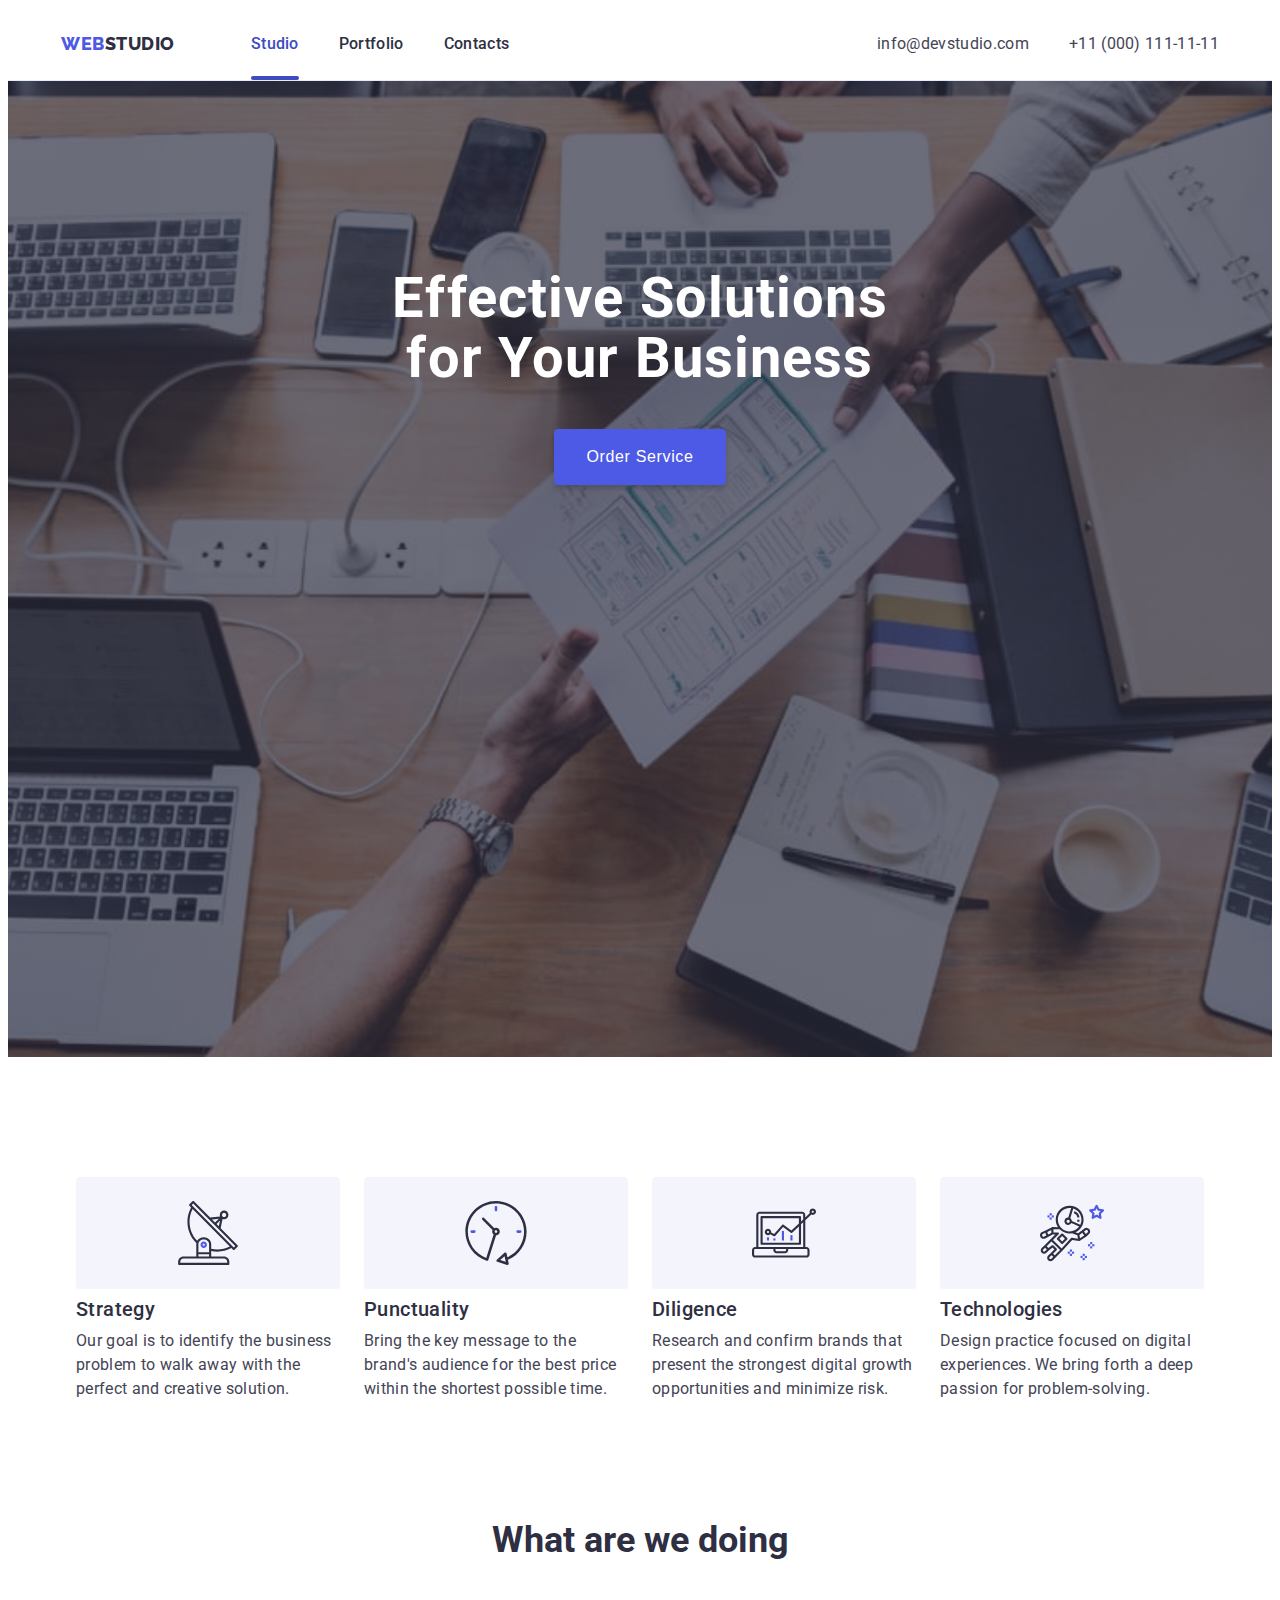
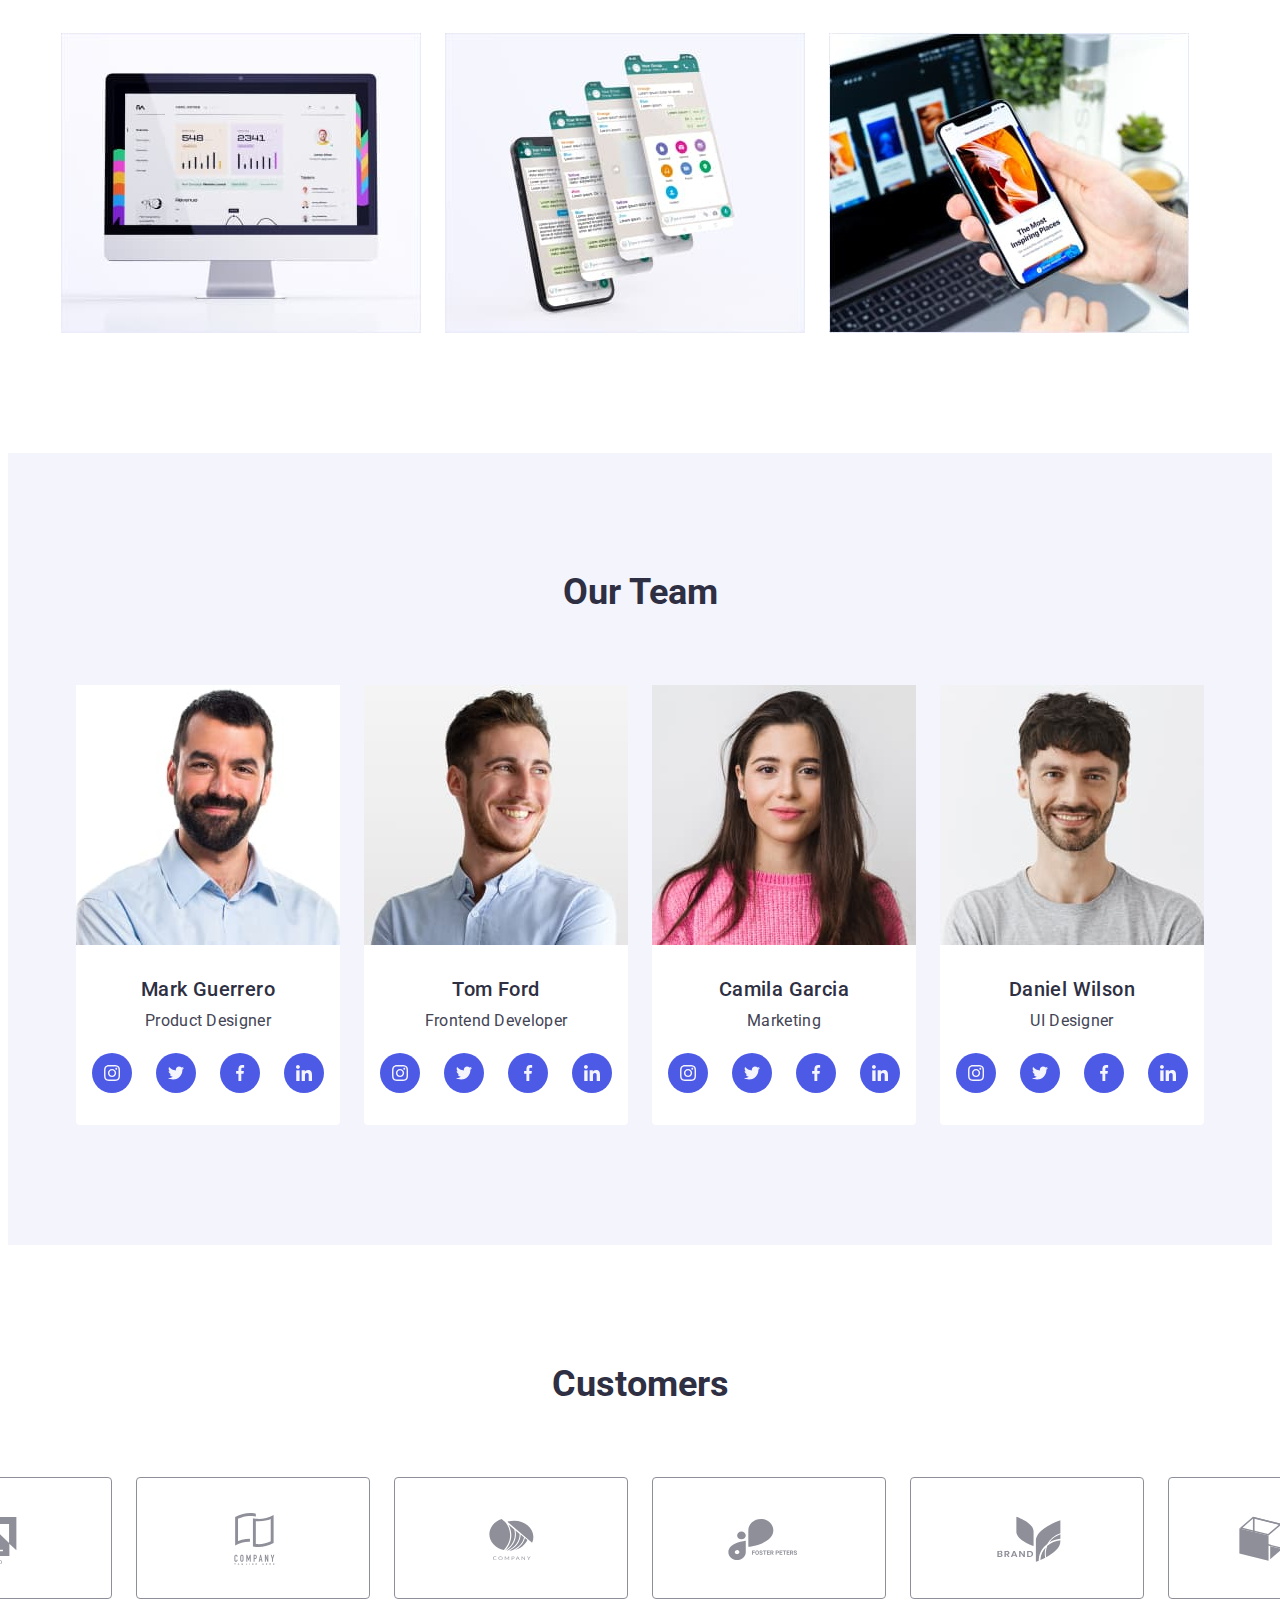
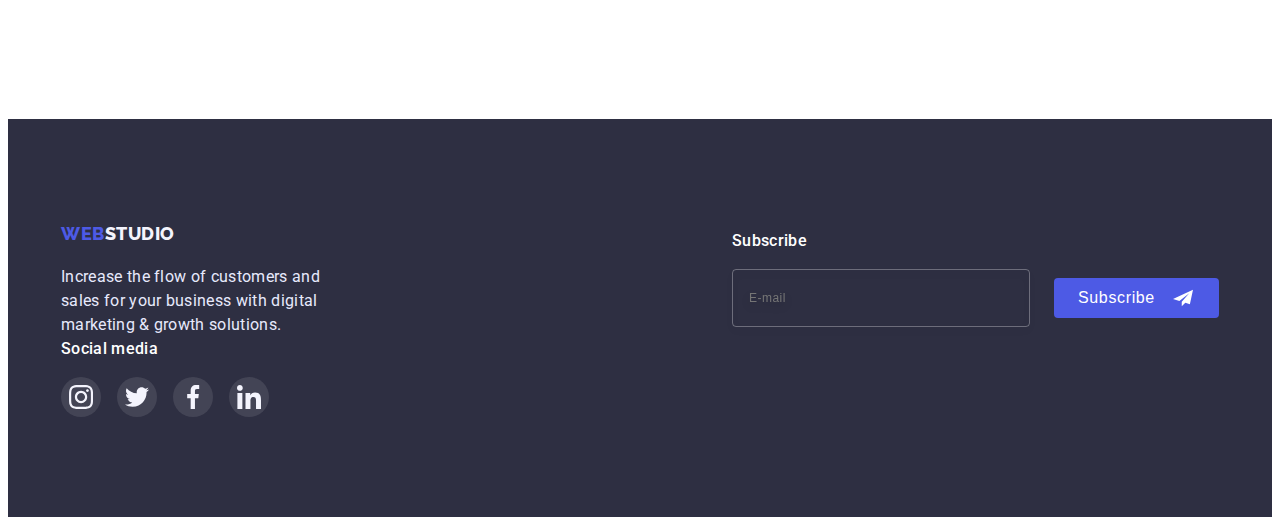
<file: index.html>
<!DOCTYPE html>
<html lang="en">
  <head>
    <meta charset="UTF-8" />
    <meta http-equiv="X-UA-Compatible" content="IE=edge" />
    <meta name="viewport" content="width=device-width, initial-scale=1.0" />
    <title>WebStudio</title>
    <link rel="preconnect" href="https://fonts.googleapis.com" />
    <link rel="preconnect" href="https://fonts.gstatic.com" crossorigin />
    <link
      href="https://fonts.googleapis.com/css2?family=Raleway:wght@800&family=Roboto:wght@400;500;700&display=swap"
      rel="stylesheet"
    />
    <link
      rel="stylesheet"
      href="https://cdnjs.cloudflare.com/ajax/libs/modern-normalize/1.1.0/modern-normalize.min.css"
      integrity="sha512-wpPYUAdjBVSE4KJnH1VR1HeZfpl1ub8YT/NKx4PuQ5NmX2tKuGu6U/JRp5y+Y8XG2tV+wKQpNHVUX03MfMFn9Q=="
      crossorigin="anonymous"
      referrerpolicy="no-referrer"
    />
    <link rel="stylesheet" href="./css/styles.css" />
  </head>
  <body>
    <header class="header">
      <div class="container mobile-menu-wrap">
        <nav class="header-navigation">
          
            <a class="header-logo link logo" href="./index.html"
              ><span>Web</span>Studio</a
            >
          <ul class="header-list list">
            <li class="header-item">
              <a class="header-link link current" href="./index.html">Studio</a>
            </li>
            <li class="header-item">
              <a class="header-link link" href="./portfolio.html">Portfolio</a>
            </li>
            <li class="header-item">
              <a class="header-link link" href="">Contacts</a>
            </li>
          </ul>
          
        </nav>
        <address class="header-address">
          <ul class="address-list list">
            <li class="address-item">
              <a class="address-link link" href="mailto:info@devstudio.com"
                >info@devstudio.com</a
              >
            </li>
            <li class="address-item">
              <a class="address-link link" href="tel:+110001111111"
                >+11 (000) 111-11-11</a
              >
            </li>
          </ul>
        </address>
        <button class="menu-hamburger js-open-menu" aria-expanded="false"
            aria-controls="mobile-menu"><svg class="icon-menu-hamburger" width="30" height="19">
              <use href="./images/icons.svg#icon-menu-hamburger"></use>
            </svg></button>
      </div>
      <div class="mobile-menu js-menu-container" id="mobile-menu">
        <div class="container mobile-menu-container">
          <button class="btn-menu-close js-close-menu" type="button">
            <svg class="icon-close" width="8" height="8">
              <use href="./images/icons.svg#icon-close"></use>
            </svg>
          </button>
          <div class="mobile-menu-wrapper">
            <ul class="mobile-menu-list list">
              <li class="mobile-menu-item">
                <a class="mobile-menu-link link mobile-menu-current" href="./index.html">Studio</a>
              </li>
              <li class="mobile-menu-item">
                <a class="mobile-menu-link link" href="./portfolio.html">Portfolio</a>
              </li>
              <li class="mobile-menu-item">
                <a class="mobile-menu-link link" href="">Contacts</a>
              </li>
            </ul>
                  <div class="address-social-wrapper">
                    <ul class="mobile-address-list list">
                <li class="mobile-address-item">
                  <a class="mobile-menu-link mobile-menu-tel link" href="tel:+110001111111"
                    >+11 (000) 111-11-11</a
                  >
                </li>
                <li class="mobile-address-item">
                  <a class="mobile-menu-link mobile-menu-mail link" href="mailto:info@devstudio.com"
                    >info@devstudio.com</a
                  >
                </li>
                
              </ul>
              <ul class="mobile-menu-social list">
                <li class="mobile-item-social">
                  <a
                    class="mobile-link-social link-social-instagram"
                    href="https://www.instagram.com/"
                    target="_blank"
                    rel="noreferrer noopener"
                  >
                    <svg class="icon-social" width="24" height="24">
                      <use href="./images/icons.svg#icon-instagram"></use>
                    </svg>
                  </a>
                </li>
                <li class="item-social">
                  <a
                    class="mobile-link-social link-social-twitter"
                    href="https://twitter.com/"
                    target="_blank"
                    rel="noreferrer noopener"
                  >
                    <svg class="icon-social" width="24" height="24">
                      <use href="./images/icons.svg#icon-twitter"></use>
                    </svg>
                  </a>
                </li>
                <li class="item-social">
                  <a
                    class="mobile-link-social link-social-facebook"
                    href="https://www.facebook.com/"
                    target="_blank"
                    rel="noreferrer noopener"
                  >
                    <svg class="icon-social" width="24" height="24">
                      <use href="./images/icons.svg#icon-facebook"></use>
                    </svg>
                  </a>
                </li>
                <li class="item-social">
                  <a
                    class="mobile-link-social link-social-linkedin"
                    href="https://ua.linkedin.com/"
                    target="_blank"
                    rel="noreferrer noopener"
                  >
                    <svg class="icon-social" width="24" height="24">
                      <use href="./images/icons.svg#icon-linkedin"></use>
                    </svg>
                  </a>
                </li>
              </ul>
            </div>
          </div>
        </div>
      </div>
      
     </header>
     <main>
      <section class="hero">
        <div class="container">
          <h1 class="hero-title">Effective Solutions for Your Business</h1>
          <button class="btn hero-btn" type="button" data-modal-open>
            Order Service
          </button>
        </div>
      </section>
      <section class="features section">
        <div class="container">
          <h2 class="features-title visually-hidden">Features</h2>
          <ul class="features-list list">
            <li class="features-item icon-antenna">
              <div class="features-icon">
                <svg class="icon-antenna" width="64" height="64">
                  <use href="./images/icons.svg#icon-antenna"></use>
                </svg>
              </div>
              <h3 class="features-subtitle">Strategy</h3>
              <p class="features-text">
                Our goal is to identify the business problem to walk away with
                the perfect and creative solution.
              </p>
            </li>
            <li class="features-item icon-clock">
              <div class="features-icon">
                <svg class="icon-clock" width="64" height="64">
                  <use href="./images/icons.svg#icon-clock"></use>
                </svg>
              </div>
              <h3 class="features-subtitle">Punctuality</h3>
              <p class="features-text">
                Bring the key message to the brand's audience for the best price
                within the shortest possible time.
              </p>
            </li>
            <li class="features-item icon-diagram">
              <div class="features-icon">
                <svg class="icon-diagram" width="64" height="64">
                  <use href="./images/icons.svg#icon-diagram"></use>
                </svg>
              </div>
              <h3 class="features-subtitle">Diligence</h3>
              <p class="features-text">
                Research and confirm brands that present the strongest digital
                growth opportunities and minimize risk.
              </p>
            </li>
            <li class="features-item icon-astronaut">
              <div class="features-icon">
                <svg class="icon-astronaut" width="64" height="64">
                  <use href="./images/icons.svg#icon-astronaut"></use>
                </svg>
              </div>
              <h3 class="features-subtitle">Technologies</h3>
              <p class="features-text">
                Design practice focused on digital experiences. We bring forth a
                deep passion for problem-solving.
              </p>
            </li>
          </ul>
        </div>
      </section>
       <section class="doing section">
        <div class="container">
          <h2 class="doing-title">What are we doing</h2>
          <ul class="doing-list list">
            <li class="doing-item">
              <img
                class="doing-picture"
                srcset="./images/Rectangle71_1.jpg 1x, ./images/Rectangle71_1@2x.jpg 2x"
                src="./images/Rectangle71_1.jpg"
                alt="Rectangle"
                width="360"
                height="300"
              />
            </li>
            <li class="doing-item">
              <img
                class="doing-picture"
                srcset="./images/Rectangle71_2.jpg 1x, ./images/Rectangle71_2@2x.jpg 2x"
                src="./images/Rectangle71_2.jpg"
                alt="Rectangle"
                width="360"
                height="300"
              />
            </li>
            <li class="doing-item">
              <img
                class="doing-picture"
                srcset="./images/Rectangle71_3.jpg 1x, ./images/Rectangle71_3@2x.jpg 2x"
                src="./images/Rectangle71_3.jpg"
                alt="Rectangle"
                width="360"
                height="300"
              />
            </li>
          </ul>
        </div>
      </section>
     <section class="team section">
        <div class="container">
          <h2 class="team-title">Our Team</h2>
          <ul class="team-list list">
            <li class="team-item">
              <img
                class="team-photo"
                srcset="./images/img_Mark_Guerrero.jpg 1x, ./images/img_Mark_Guerrero@2x.jpg 2x"
                src="./images/img_Mark_Guerrero.jpg"
                alt="photo Mark Guerrero"
                width="264"
                height="260"
              />
              <h3 class="team-subtitle">Mark Guerrero</h3>
              <p class="team-text">Product Designer</p>
              <ul class="list-social list">
                <li class="item-social">
                  <a
                    class="link-social link-social-instagram"
                    href="https://www.instagram.com/"
                    target="_blank"
                    rel="noreferrer noopener"
                  >
                    <svg class="icon-social" width="16" height="16">
                      <use href="./images/icons.svg#icon-instagram"></use>
                    </svg>
                  </a>
                </li>
                <li class="item-social">
                  <a
                    class="link-social link-social-twitter"
                    href="https://twitter.com/"
                    target="_blank"
                    rel="noreferrer noopener"
                  >
                    <svg class="icon-social" width="16" height="16">
                      <use href="./images/icons.svg#icon-twitter"></use>
                    </svg>
                  </a>
                </li>
                <li class="item-social">
                  <a
                    class="link-social link-social-facebook"
                    href="https://www.facebook.com/"
                    target="_blank"
                    rel="noreferrer noopener"
                  >
                    <svg class="icon-social" width="16" height="16">
                      <use href="./images/icons.svg#icon-facebook"></use>
                    </svg>
                  </a>
                </li>
                <li class="item-social">
                  <a
                    class="link-social link-social-linkedin"
                    href="https://ua.linkedin.com/"
                    target="_blank"
                    rel="noreferrer noopener"
                  >
                    <svg class="icon-social" width="16" height="16">
                      <use href="./images/icons.svg#icon-linkedin"></use>
                    </svg>
                  </a>
                </li>
              </ul>
            </li>
            <li class="team-item">
              <img
                class="team-photo"
                srcset="./images/img_Tom_Ford.jpg 1x, ./images/img_Tom_Ford@2x.jpg 2x"
                src="./images/img_Tom_Ford.jpg"
                alt="photo Tom Ford"
                width="264"
                height="260"
              />
              <h3 class="team-subtitle">Tom Ford</h3>
              <p class="team-text">Frontend Developer</p>
              <ul class="list-social list">
                <li class="item-social">
                  <a
                    class="link-social link-social-instagram"
                    href="https://www.instagram.com/"
                    target="_blank"
                    rel="noreferrer noopener"
                  >
                    <svg class="icon-social" width="16" height="16">
                      <use href="./images/icons.svg#icon-instagram"></use>
                    </svg>
                  </a>
                </li>
                <li class="item-social">
                  <a
                    class="link-social link-social-twitter"
                    href="https://twitter.com/"
                    target="_blank"
                    rel="noreferrer noopener"
                  >
                    <svg class="icon-social" width="16" height="16">
                      <use href="./images/icons.svg#icon-twitter"></use>
                    </svg>
                  </a>
                </li>
                <li class="item-social">
                  <a
                    class="link-social link-social-facebook"
                    href="https://www.facebook.com/"
                    target="_blank"
                    rel="noreferrer noopener"
                  >
                    <svg class="icon-social" width="16" height="16">
                      <use href="./images/icons.svg#icon-facebook"></use>
                    </svg>
                  </a>
                </li>
                <li class="item-social">
                  <a
                    class="link-social link-social-linkedin"
                    href="https://ua.linkedin.com/"
                    target="_blank"
                    rel="noreferrer noopener"
                  >
                    <svg class="icon-social" width="16" height="16">
                      <use href="./images/icons.svg#icon-linkedin"></use>
                    </svg>
                  </a>
                </li>
              </ul>
            </li>
            <li class="team-item">
              <img
                class="team-photo"
                srcset="./images/img_Camila_Garcia.jpg 1x, ./images/img_Camila_Garcia@2x.jpg 2x"
                src="./images/img_Camila_Garcia.jpg"
                alt="photo Camila Garcia"
                width="264"
                height="260"
              />
              <h3 class="team-subtitle">Camila Garcia</h3>
              <p class="team-text">Marketing</p>
              <ul class="list-social list">
                <li class="item-social">
                  <a
                    class="link-social link-social-instagram"
                    href="https://www.instagram.com/"
                    target="_blank"
                    rel="noreferrer noopener"
                  >
                    <svg class="icon-social" width="16" height="16">
                      <use href="./images/icons.svg#icon-instagram"></use>
                    </svg>
                  </a>
                </li>
                <li class="item-social">
                  <a
                    class="link-social link-social-twitter"
                    href="https://twitter.com/"
                    target="_blank"
                    rel="noreferrer noopener"
                  >
                    <svg class="icon-social" width="16" height="16">
                      <use href="./images/icons.svg#icon-twitter"></use>
                    </svg>
                  </a>
                </li>
                <li class="item-social">
                  <a
                    class="link-social link-social-facebook"
                    href="https://www.facebook.com/"
                    target="_blank"
                    rel="noreferrer noopener"
                  >
                    <svg class="icon-social" width="16" height="16">
                      <use href="./images/icons.svg#icon-facebook"></use>
                    </svg>
                  </a>
                </li>
                <li class="item-social">
                  <a
                    class="link-social link-social-linkedin"
                    href="https://ua.linkedin.com/"
                    target="_blank"
                    rel="noreferrer noopener"
                  >
                    <svg class="icon-social" width="16" height="16">
                      <use href="./images/icons.svg#icon-linkedin"></use>
                    </svg>
                  </a>
                </li>
              </ul>
            </li>
            <li class="team-item">
              <img
                class="team-photo"
                srcset="./images/img_Daniel_Wilson.jpg 1x, ./images/img_Daniel_Wilson@2x.jpg 2x"
                src="./images/img_Daniel_Wilson.jpg"
                alt="photo Daniel Wilson"
                width="264"
                height="260"
              />
              <h3 class="team-subtitle">Daniel Wilson</h3>
              <p class="team-text">UI Designer</p>
              <ul class="list-social list">
                <li class="item-social">
                  <a
                    class="link-social link-social-instagram"
                    href="https://www.instagram.com/"
                    target="_blank"
                    rel="noreferrer noopener"
                  >
                    <svg class="icon-social" width="16" height="16">
                      <use href="./images/icons.svg#icon-instagram"></use>
                    </svg>
                  </a>
                </li>
                <li class="item-social">
                  <a
                    class="link-social link-social-twitter"
                    href="https://twitter.com/"
                    target="_blank"
                    rel="noreferrer noopener"
                  >
                    <svg class="icon-social" width="16" height="16">
                      <use href="./images/icons.svg#icon-twitter"></use>
                    </svg>
                  </a>
                </li>
                <li class="item-social">
                  <a
                    class="link-social link-social-facebook"
                    href="https://www.facebook.com/"
                    target="_blank"
                    rel="noreferrer noopener"
                  >
                    <svg class="icon-social" width="16" height="16">
                      <use href="./images/icons.svg#icon-facebook"></use>
                    </svg>
                  </a>
                </li>
                <li class="item-social">
                  <a
                    class="link-social link-social-linkedin"
                    href="https://ua.linkedin.com/"
                    target="_blank"
                    rel="noreferrer noopener"
                  >
                    <svg class="icon-social" width="16" height="16">
                      <use href="./images/icons.svg#icon-linkedin"></use>
                    </svg>
                  </a>
                </li>
              </ul>
            </li>
          </ul>
        </div>
      </section>
       <section class="customers section">
        <div class="container">
          <h2 class="customers-title">Customers</h2>
          <ul class="customers-list list">
            <li class="customers-item">
              <a
                href=""
                class="link-customers"
                target="_blank"
                rel="noreferrer noopener"
              >
                <svg class="icon-customers" width="104" height="56">
                  <use href="./images/icons.svg#icon-client1-logo"></use>
                </svg>
              </a>
            </li>
            <li class="customers-item">
              <a
                href=""
                class="link-customers"
                target="_blank"
                rel="noreferrer noopener"
              >
                <svg class="icon-customers" width="104" height="56">
                  <use href="./images/icons.svg#icon-client2-logo"></use>
                </svg>
              </a>
            </li>
            <li class="customers-item">
              <a
                href=""
                class="link-customers"
                target="_blank"
                rel="noreferrer noopener"
              >
                <svg class="icon-customers" width="104" height="56">
                  <use href="./images/icons.svg#icon-client3-logo"></use>
                </svg>
              </a>
            </li>
            <li class="customers-item">
              <a
                href=""
                class="link-customers"
                target="_blank"
                rel="noreferrer noopener"
              >
                <svg class="icon-customers" width="104" height="56">
                  <use href="./images/icons.svg#icon-client4-logo"></use>
                </svg>
              </a>
            </li>
            <li class="customers-item">
              <a
                href=""
                class="link-customers"
                target="_blank"
                rel="noreferrer noopener"
              >
                <svg class="icon-customers" width="104" height="56">
                  <use href="./images/icons.svg#icon-client5-logo"></use>
                </svg>
              </a>
            </li>
            <li class="customers-item">
              <a
                href=""
                class="link-customers"
                target="_blank"
                rel="noreferrer noopener"
              >
                <svg class="icon-customers" width="104" height="56">
                  <use href="./images/icons.svg#icon-client6-logo"></use>
                </svg>
              </a>
            </li>
          </ul>
        </div>
      </section>
    </main>
    <footer class="footer">
      <div class="container footer-container">
        <div class="footer-wrapper">
          <div class="footer-logo-text">
            <a class="footer-logo link logo" href="./index.html"
              ><span>Web</span>Studio</a
            >
            <p class="footer-text">
              Increase the flow of customers and sales for your business with
              digital marketing & growth solutions.
            </p>
          </div>
          <div class="footer-social">
            <p class="footer-social-text">Social media</p>
            <ul class="footer-list-social list">
              <li class="footer-item-social">
                <a
                  class="footer-link-social link-social-instagram"
                  href="https://www.instagram.com/"
                  target="_blank"
                  rel="noreferrer noopener"
                >
                  <svg class="footer-icon-social" width="24" height="24">
                    <use href="./images/icons.svg#icon-instagram"></use>
                  </svg>
                </a>
              </li>
              <li class="footer-item-social">
                <a
                  class="footer-link-social link-social-twitter"
                  href="https://twitter.com/"
                  target="_blank"
                  rel="noreferrer noopener"
                >
                  <svg class="footer-icon-social" width="24" height="24">
                    <use href="./images/icons.svg#icon-twitter"></use>
                  </svg>
                </a>
              </li>
              <li class="footer-item-social">
                <a
                  class="footer-link-social link-social-facebook"
                  href="https://www.facebook.com/"
                  target="_blank"
                  rel="noreferrer noopener"
                >
                  <svg class="footer-icon-social" width="24" height="24">
                    <use href="./images/icons.svg#icon-facebook"></use>
                  </svg>
                </a>
              </li>
              <li class="footer-item-social">
                <a
                  class="footer-link-social link-social-linkedin"
                  href="https://ua.linkedin.com/"
                  target="_blank"
                  rel="noreferrer noopener"
                >
                  <svg class="footer-icon-social" width="24" height="24">
                    <use href="./images/icons.svg#icon-linkedin"></use>
                  </svg>
                </a>
              </li>
            </ul>
          </div>
        </div>
        <div class="footer-subscribe-form">
          <p class="footer-subscribe-text">Subscribe</p>
          <label class="footer-subscribe-label" for="user_email"></label>
          <div class="footer-subscribe-wrap">
            <input
              class="footer-subscribe-input"
              type="email"
              name="email"
              id="user_email"
              placeholder="E-mail"
              required
            />
            <button class="btn footer-subscribe-btn" type="submit">
              Subscribe
              <svg class="footer-icon-subscribe" width="24" height="20">
                <use href="./images/icons.svg#icon-subscribe"></use>
              </svg>
            </button>
          </div>
        </div>
      </div>
    </footer>
    <div class="backdrop is-hidden" data-modal>
      <div class="modal">
        <div>
          <button class="btn-modal-close" type="button" data-modal-close>
            <svg class="icon icon-close" width="8" height="8">
              <use href="./images/icons.svg#icon-close"></use>
            </svg>
          </button>
        </div>
        <form class="form" name="form">
          <p class="form-text">Leave your contacts and we will call you back</p>
          <label class="label"
            >Name
            <span class="form-wrap">
              <input
                class="input"
                type="text"
                name="user_name"
                required
                pattern="^[a-zA-Z]+"
                minlength="2"
                placeholder=" "
              />
              <svg class="check-icon" width="18" height="24">
                <use href="./images/icons.svg#icon-person"></use>
              </svg>
            </span>
          </label>
          <label class="label"
            >Phone
            <span class="form-wrap">
              <input
                class="input"
                type="tel"
                name="user_phone"
                minlength="10"
                maxlength="10"
                pattern="[0-9]{3}[0-9]{3}[0-9]{2}[0-9]{2}"
              />
              <svg class="check-icon" width="18" height="24">
                <use href="./images/icons.svg#icon-phone"></use>
              </svg>
            </span>
          </label>
          <label class="label"
            >Email
            <span class="form-wrap">
              <input class="input" type="email" name="user_email" />
              <svg class="check-icon" width="18" height="24">
                <use href="./images/icons.svg#icon-email"></use>
              </svg>
            </span>
          </label>
          <label class="label-textarea">
            Comment
            <textarea
              class="textarea"
              name="user_comment"
              placeholder="Text input"
            ></textarea>
          </label>
          <div class="form-policy">
            <input
              class="check-input visually-hidden"
              id="user-policy"
              type="checkbox"
              name="user-policy"
            />
            <label class="label-policy" for="user-policy">
              <span class="icon-checkbox-wrap">
                <svg class="icon-checkbox" width="10" height="8">
                  <use href="./images/icons.svg#icon-checkbox"></use>
                </svg>
              </span>
             <span>
                I accept the terms and conditions of the&nbsp;
                <a
                  class="link-privacy-policy"
                  href=""
                  target="_blank"
                  rel="noreferrer noopener"
                  >Privacy Policy</a
                >
             </span>
            </label>
          </div>
          <button class="btn modal-send-btn" type="submit">Send</button>
        </form>
      </div>
    </div> 
    <script src="./js/modal.js"></script>
    <script defer src="./js/mobile-menu.js"></script>
  </body>
</html>
</file>
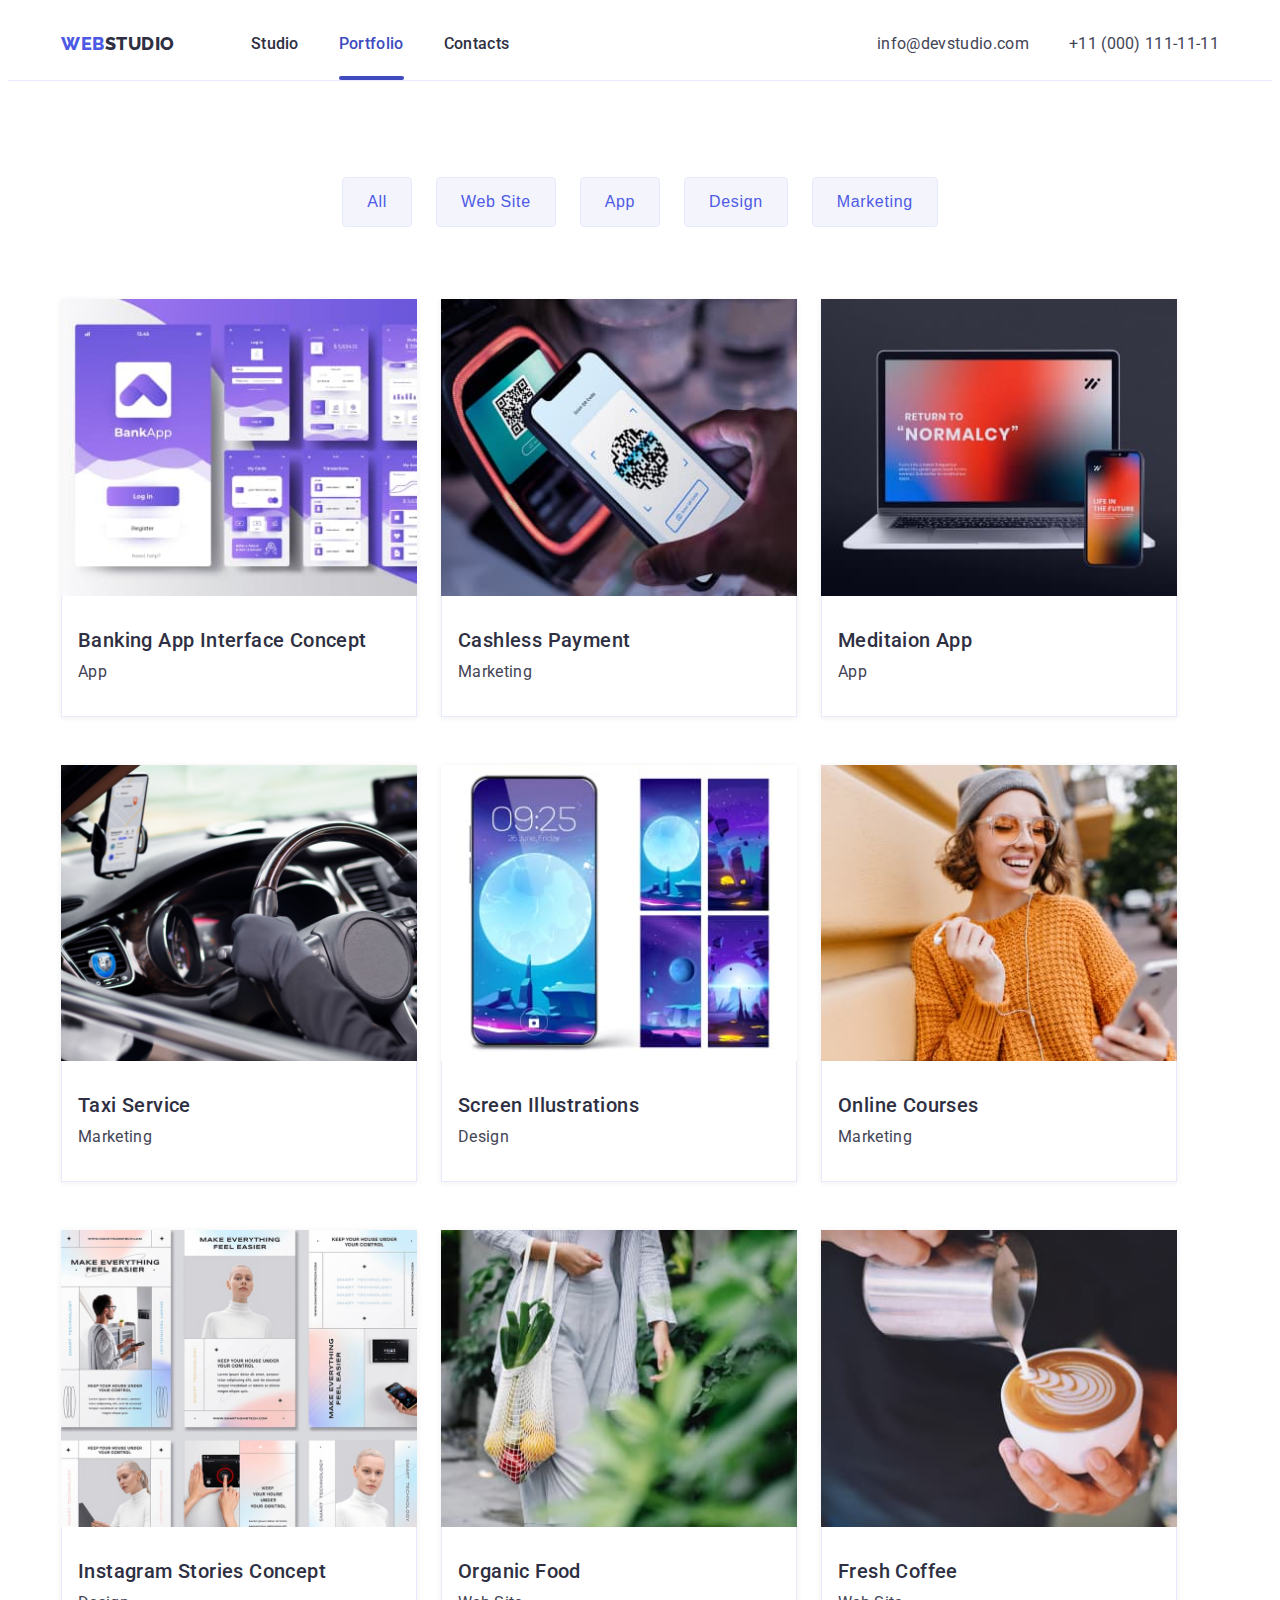
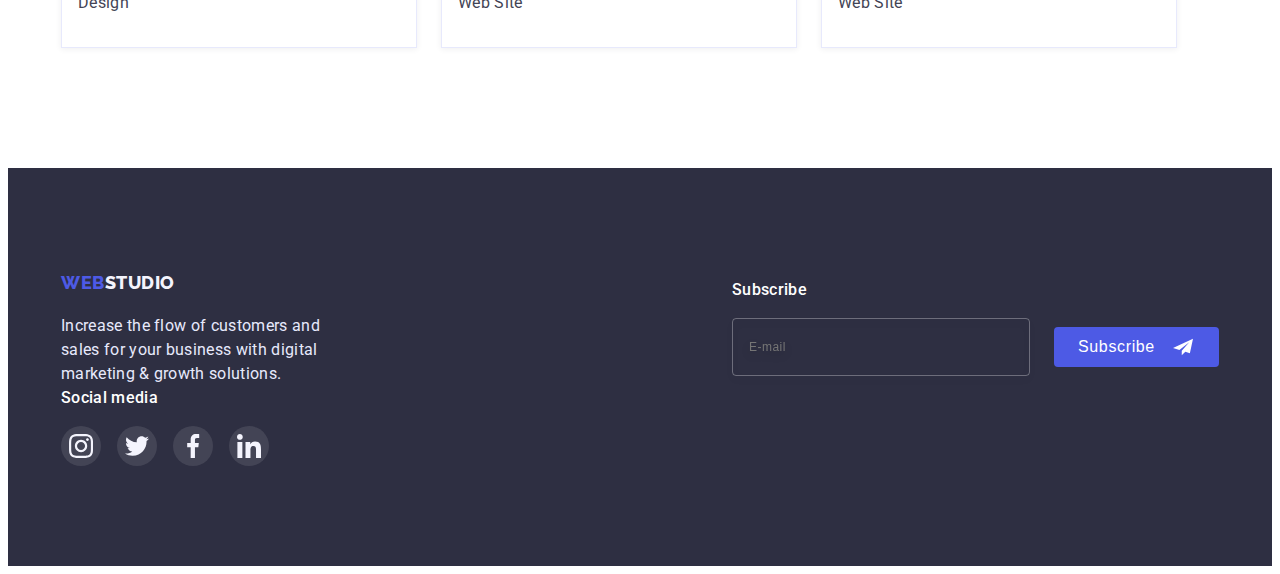
<file: portfolio.html>
<!DOCTYPE html>
<html lang="en">
  <head>
    <meta charset="UTF-8" />
    <meta http-equiv="X-UA-Compatible" content="IE=edge" />
    <meta name="viewport" content="width=device-width, initial-scale=1.0" />
    <title>WebStudio</title>
    <link rel="preconnect" href="https://fonts.googleapis.com" />
    <link rel="preconnect" href="https://fonts.gstatic.com" crossorigin />
    <link
      href="https://fonts.googleapis.com/css2?family=Raleway:wght@800&family=Roboto:wght@400;500;700&display=swap"
      rel="stylesheet"
    />
    <link
      rel="stylesheet"
      href="https://cdnjs.cloudflare.com/ajax/libs/modern-normalize/1.1.0/modern-normalize.min.css"
      integrity="sha512-wpPYUAdjBVSE4KJnH1VR1HeZfpl1ub8YT/NKx4PuQ5NmX2tKuGu6U/JRp5y+Y8XG2tV+wKQpNHVUX03MfMFn9Q=="
      crossorigin="anonymous"
      referrerpolicy="no-referrer"
    />
    <link rel="stylesheet" href="./css/styles.css" />
  </head>
  <body>
    <header class="header">
      <div class="container mobile-menu-wrap">
        <nav class="header-navigation">
          <a class="header-logo link logo" href="./index.html"
            ><span>Web</span>Studio</a
          >
          <ul class="header-list list">
            <li class="header-item">
              <a class="header-link link" href="./index.html">Studio</a>
            </li>
            <li class="header-item">
              <a class="header-link link current" href="./portfolio.html"
                >Portfolio</a
              >
            </li>
            <li class="header-item">
              <a class="header-link link" href="">Contacts</a>
            </li>
          </ul>
        </nav>
        <address class="header-address">
          <ul class="address-list list">
            <li class="address-item">
              <a class="address-link link" href="mailto:info@devstudio.com"
                >info@devstudio.com</a
              >
            </li>
            <li class="address-item">
              <a class="address-link link" href="tel:+110001111111"
                >+11 (000) 111-11-11</a
              >
            </li>
          </ul>
        </address>
        <button
          class="menu-hamburger js-open-menu"
          aria-expanded="false"
          aria-controls="mobile-menu"
        >
          <svg class="icon-menu-hamburger" width="30" height="19">
            <use href="./images/icons.svg#icon-menu-hamburger"></use>
          </svg>
        </button>
      </div>
      <div class="mobile-menu js-menu-container" id="mobile-menu">
        <div class="container mobile-menu-container">
          <button class="btn-menu-close js-close-menu" type="button">
            <svg class="icon-close" width="8" height="8">
              <use href="./images/icons.svg#icon-close"></use>
            </svg>
          </button>
          <ul class="mobile-menu-list list">
            <li class="mobile-menu-item">
              <a class="mobile-menu-link link" href="./index.html">Studio</a>
            </li>
            <li class="mobile-menu-item">
              <a
                class="mobile-menu-link link mobile-menu-current"
                href="./portfolio.html"
                >Portfolio</a
              >
            </li>
            <li class="mobile-menu-item">
              <a class="mobile-menu-link link" href="">Contacts</a>
            </li>
          </ul>
          <div class="address-social-wrapper">
            <ul class="mobile-address-list list">
              <li class="mobile-address-item">
                <a
                  class="mobile-menu-link mobile-menu-tel link"
                  href="tel:+110001111111"
                  >+11 (000) 111-11-11</a
                >
              </li>
              <li class="mobile-menu-item">
                <a
                  class="mobile-menu-link mobile-menu-mail link"
                  href="mailto:info@devstudio.com"
                  >info@devstudio.com</a
                >
              </li>
            </ul>
            <ul class="mobile-menu-social list">
              <li class="mobile-item-social">
                <a
                  class="mobile-link-social link-social-instagram"
                  href="https://www.instagram.com/"
                  target="_blank"
                  rel="noreferrer noopener"
                >
                  <svg class="icon-social" width="24" height="24">
                    <use href="./images/icons.svg#icon-instagram"></use>
                  </svg>
                </a>
              </li>
              <li class="item-social">
                <a
                  class="mobile-link-social link-social-twitter"
                  href="https://twitter.com/"
                  target="_blank"
                  rel="noreferrer noopener"
                >
                  <svg class="icon-social" width="24" height="24">
                    <use href="./images/icons.svg#icon-twitter"></use>
                  </svg>
                </a>
              </li>
              <li class="item-social">
                <a
                  class="mobile-link-social link-social-facebook"
                  href="https://www.facebook.com/"
                  target="_blank"
                  rel="noreferrer noopener"
                >
                  <svg class="icon-social" width="24" height="24">
                    <use href="./images/icons.svg#icon-facebook"></use>
                  </svg>
                </a>
              </li>
              <li class="item-social">
                <a
                  class="mobile-link-social link-social-linkedin"
                  href="https://ua.linkedin.com/"
                  target="_blank"
                  rel="noreferrer noopener"
                >
                  <svg class="icon-social" width="24" height="24">
                    <use href="./images/icons.svg#icon-linkedin"></use>
                  </svg>
                </a>
              </li>
            </ul>
          </div>
        </div>
      </div>
    </header>
    <main>
      <section class="projects section">
        <div class="container">
          <h1 class="projects-title visually-hidden">Our projects</h1>
          <ul class="btn-list list">
            <ii class="btn-item"
              ><button type="button" class="btn projects-btn" data-filter="all">
                All
              </button></ii
            >
            <ii class="btn-item"
              ><button
                type="button"
                class="btn projects-btn"
                data-filter="web-site"
              >
                Web Site
              </button></ii
            >
            <ii class="btn-item"
              ><button type="button" class="btn projects-btn" data-filter="app">
                App
              </button></ii
            >
            <ii class="btn-item"
              ><button
                type="button"
                class="btn projects-btn"
                data-filter="design"
              >
                Design
              </button></ii
            >
            <ii class="btn-item"
              ><button
                type="button"
                class="btn projects-btn"
                data-filter="marketing"
              >
                Marketing
              </button></ii
            >
          </ul>
          <ul class="projects-list list">
            <li class="projects-item" data-card="app">
              <a class="projects-link link" href=""
                ><div class="thumb">
                  <picture>
                    <source
                      srcset="
                        ./images/banking-app-interface-concept.jpg    1x,
                        ./images/banking-app-interface-concept@2x.jpg 2x
                      "
                      media="(min-width: 1200px)"
                      type="image/jpg"
                    />
                    <source
                      srcset="
                        ./images/banking-app-interface-concept-tablet.jpg    1x,
                        ./images/banking-app-interface-concept-tablet@2x.jpg 2x
                      "
                      media="(min-width: 768px)"
                      type="image/jpg"
                    />
                    <source
                      srcset="
                        ./images/banking-app-interface-concept-mobile.jpg    1x,
                        ./images/banking-app-interface-concept-mobile@2x.jpg 2x
                      "
                      media="(max-width: 767px)"
                      type="image/jpg"
                    />
                    <img
                      class="projects-pic"
                      src="./images/banking-app-interface-concept.jpg"
                      alt="banking app interface example image"
                      sizes="(min-width: 1200px) 360px, (min-width: 768px) 356px, (max-width: 767px) 396px"
                      width="360"
                      height="300"
                    />
                  </picture>
                  <div class="projects-description">
                    <p>
                      14 Stylish and User-Friendly App Design Concepts · Task
                      Manager App · Calorie Tracker App · Exotic Fruit Ecommerce
                      App · Cloud Storage App
                    </p>
                  </div>
                </div>
                <div class="projects-item-border">
                  <h2 class="projects-sub-title">
                    Banking App Interface Concept
                  </h2>
                  <p class="projects-text">App</p>
                </div>
              </a>
            </li>
            <li class="projects-item" data-card="marketing">
              <a class="projects-link link" href="">
                <div class="thumb">
                  <picture>
                    <source
                      srcset="
                        ./images/cashless-payment.jpg    1x,
                        ./images/cashless-payment@2x.jpg 2x
                      "
                      media="(min-width: 1200px)"
                      type="image/jpg"
                    />
                    <source
                      srcset="
                        ./images/cashless-payment-tablet.jpg    1x,
                        ./images/cashless-payment-tablet@2x.jpg 2x
                      "
                      media="(min-width: 768px)"
                      type="image/jpg"
                    />
                    <source
                      srcset="
                        ./images/cashless-payment-mobile.jpg    1x,
                        ./images/cashless-payment-mobile@2x.jpg 2x
                      "
                      media="(max-width: 767px)"
                      type="image/jpg"
                    />

                    <img
                      class="projects-pic"
                      src="./images/cashless-payment.jpg"
                      alt="Cashless payment by phone"
                      width="360"
                      height="300"
                    />
                  </picture>
                  <div class="projects-description">
                    <p>
                      14 Stylish and User-Friendly App Design Concepts · Task
                      Manager App · Calorie Tracker App · Exotic Fruit Ecommerce
                      App · Cloud Storage App
                    </p>
                  </div>
                </div>
                <div class="projects-item-border">
                  <h2 class="projects-sub-title">Cashless Payment</h2>
                  <p class="projects-text">Marketing</p>
                </div></a
              >
            </li>
            <li class="projects-item" data-card="app">
              <a class="projects-link link" href=""
                ><div class="thumb">
                  <picture>
                    <source
                      srcset="
                        ./images/meditaion-app.jpg    1x,
                        ./images/meditaion-app@2x.jpg 2x
                      "
                      media="(min-width: 1200px)"
                      type="image/jpg"
                    />
                    <source
                      srcset="
                        ./meditaion-app-tablet.jpg           1x,
                        ./images/meditaion-app-tablet@2x.jpg 2x
                      "
                      media="(min-width: 768px)"
                      type="image/jpg"
                    />
                    <source
                      srcset="
                        ./meditaion-app-mobile.jpg           1x,
                        ./images/meditaion-app-mobile@2x.jpg 2x
                      "
                      media="(max-width: 767px)"
                      type="image/jpg"
                    />
                    <img
                      class="projects-pic"
                      src="./images/meditaion-app.jpg"
                      alt="the picture shows a phone and a computer"
                      width="360"
                      height="300"
                    />
                  </picture>
                  <div class="projects-description">
                    <p>
                      14 Stylish and User-Friendly App Design Concepts · Task
                      Manager App · Calorie Tracker App · Exotic Fruit Ecommerce
                      App · Cloud Storage App
                    </p>
                  </div>
                </div>
                <div class="projects-item-border">
                  <h2 class="projects-sub-title">Meditaion App</h2>
                  <p class="projects-text">App</p>
                </div></a
              >
            </li>
            <li class="projects-item" data-card="marketing">
              <a class="projects-link link" href=""
                ><div class="thumb">
                  <picture>
                    <source
                      srcset="
                        ./images/taxi-service.jpg    1x,
                        ./images/taxi-service@2x.jpg 2x
                      "
                      media="(min-width: 1200px)"
                      type="image/jpg"
                    />
                    <source
                      srcset="
                        ./taxi-service-tablet.jpg           1x,
                        ./images/taxi-service-tablet@2x.jpg 2x
                      "
                      media="(min-width: 768px)"
                      type="image/jpg"
                    />
                    <source
                      srcset="
                        ./taxi-service-mobile.jpg           1x,
                        ./images/taxi-service-mobile@2x.jpg 2x
                      "
                      media="(max-width: 767px)"
                      type="image/jpg"
                    />
                    <img
                      class="projects-pic"
                      src="./images/taxi-service.jpg"
                      alt="the image of the steering wheel on the instrument panel of the car"
                      width="360"
                      height="300"
                    />
                  </picture>
                  <div class="projects-description">
                    <p>
                      14 Stylish and User-Friendly App Design Concepts · Task
                      Manager App · Calorie Tracker App · Exotic Fruit Ecommerce
                      App · Cloud Storage App
                    </p>
                  </div>
                </div>
                <div class="projects-item-border">
                  <h2 class="projects-sub-title">Taxi Service</h2>
                  <p class="projects-text">Marketing</p>
                </div></a
              >
            </li>
            <li class="projects-item" data-card="design">
              <a class="projects-link link" href=""
                ><div class="thumb">
                  <picture>
                    <source
                      srcset="
                        ./images/screen-Illustrations.jpg    1x,
                        ./images/screen-Illustrations@2x.jpg 2x
                      "
                      media="(min-width: 1200px)"
                      type="image/jpg"
                    />
                    <source
                      srcset="
                        ./images/screen-Illustrations-tablet.jpg    1x,
                        ./images/screen-Illustrations-tablet@2x.jpg 2x
                      "
                      media="(min-width: 768px)"
                      type="image/jpg"
                    />
                    <source
                      srcset="
                        ./images/screen-Illustrations-mobile.jpg    1x,
                        ./images/screen-Illustrations-mobile@2x.jpg 2x
                      "
                      media="(max-width: 767px)"
                      type="image/jpg"
                    />
                    <img
                      class="projects-pic"
                      src="./images/screen-Illustrations.jpg"
                      alt="the image of a phone and Illustrations "
                      width="360"
                      height="300"
                    />
                  </picture>
                  <div class="projects-description">
                    <p>
                      14 Stylish and User-Friendly App Design Concepts · Task
                      Manager App · Calorie Tracker App · Exotic Fruit Ecommerce
                      App · Cloud Storage App
                    </p>
                  </div>
                </div>
                <div class="projects-item-border">
                  <h2 class="projects-sub-title">Screen Illustrations</h2>
                  <p class="projects-text">Design</p>
                </div></a
              >
            </li>
            <li class="projects-item" data-card="marketing">
              <a class="projects-link link" href=""
                ><div class="thumb">
                  <picture>
                    <source
                      srcset="
                        ./images/online-courses.jpg    1x,
                        ./images/online-courses@2x.jpg 2x
                      "
                      media="(min-width: 1200px)"
                      type="image/jpg" />
                    <source
                      srcset="
                        ./images/online-courses-tablet.jpg    1x,
                        ./images/online-courses-tablet@2x.jpg 2x
                      "
                      media="(min-width: 768px)"
                      type="image/jpg" />
                    <source
                      srcset="
                        ./images/online-courses-mobile.jpg    1x,
                        ./images/online-courses-mobile@2x.jpg 2x
                      "
                      media="(max-width: 767px)"
                      type="image/jpg" />
                    <img
                      class="projects-pic"
                      src="./images/online-courses.jpg"
                      alt="the image of a girl in a yellow sweater with headphones and a phone is smiling "
                      width="360"
                      height="300"
                  /></picture>
                  <div class="projects-description">
                    <p>
                      14 Stylish and User-Friendly App Design Concepts · Task
                      Manager App · Calorie Tracker App · Exotic Fruit Ecommerce
                      App · Cloud Storage App
                    </p>
                  </div>
                </div>
                <div class="projects-item-border">
                  <h2 class="projects-sub-title">Online Courses</h2>
                  <p class="projects-text">Marketing</p>
                </div></a
              >
            </li>
            <li class="projects-item" data-card="design">
              <a class="projects-link link" href=""
                ><div class="thumb">
                  <picture>
                    <source
                      srcset="
                        ./images/instagram-stories-concept.jpg    1x,
                        ./images/instagram-stories-concept@2x.jpg 2x
                      "
                      media="(min-width: 1200px)"
                      type="image/jpg" />
                    <source
                      srcset="
                        ./images/instagram-stories-concept-tablet.jpg    1x,
                        ./images/instagram-stories-concept-tablet@2x.jpg 2x
                      "
                      media="(min-width: 768px)"
                      type="image/jpg" />
                    <source
                      srcset="
                        ./images/instagram-stories-concept-mobile.jpg    1x,
                        ./images/instagram-stories-concept-mobile@2x.jpg 2x
                      "
                      media="(max-width: 767px)"
                      type="image/jpg" />
                    <img
                      class="projects-pic"
                      src="./images/instagram-stories-concept.jpg"
                      alt="the image of Instagram Stories"
                      width="360"
                      height="300"
                  /></picture>
                  <div class="projects-description">
                    <p>
                      14 Stylish and User-Friendly App Design Concepts · Task
                      Manager App · Calorie Tracker App · Exotic Fruit Ecommerce
                      App · Cloud Storage App
                    </p>
                  </div>
                </div>
                <div class="projects-item-border">
                  <h2 class="projects-sub-title">Instagram Stories Concept</h2>
                  <p class="projects-text">Design</p>
                </div></a
              >
            </li>
            <li class="projects-item" data-card="web-site">
              <a class="projects-link link" href=""
                ><div class="thumb">
                  <picture>
                    <source
                      srcset="
                        ./images/organic-food.jpg    1x,
                        ./images/organic-food@2x.jpg 2x
                      "
                      media="(min-width: 1200px)"
                      type="image/jpg"
                    />
                    <source
                      srcset="
                        ./images/organic-food-tablet.jpg    1x,
                        ./images/organic-food-tablet@2x.jpg 2x
                      "
                      media="(min-width: 768px)"
                      type="image/jpg"
                    />
                    <source
                      srcset="
                        ./images/organic-food-mobile.jpg    1x,
                        ./images/organic-food-mobile@2x.jpg 2x
                      "
                      media="(max-width: 767px)"
                      type="image/jpg"
                    />
                    <img
                      class="projects-pic"
                      src="./images/organic-food.jpg"
                      alt="image of fruit in a grid"
                      width="360"
                      height="300"
                    />
                  </picture>
                  <div class="projects-description">
                    <p>
                      14 Stylish and User-Friendly App Design Concepts · Task
                      Manager App · Calorie Tracker App · Exotic Fruit Ecommerce
                      App · Cloud Storage App
                    </p>
                  </div>
                </div>
                <div class="projects-item-border">
                  <h2 class="projects-sub-title">Organic Food</h2>
                  <p class="projects-text">Web Site</p>
                </div></a
              >
            </li>
            <li class="projects-item" data-card="web-site">
              <a class="projects-link link" href=""
                ><div class="thumb">
                  <picture>
                    <source
                      srcset="
                        ./images/fresh-coffee.jpg    1x,
                        ./images/fresh-coffee@2x.jpg 2x
                      "
                      media="(min-width: 1200px)"
                      type="image/jpg"
                    />
                    <source
                      srcset="
                        ./images/fresh-coffee-tablet.jpg    1x,
                        ./images/fresh-coffee-tablet@2x.jpg 2x
                      "
                      media="(min-width: 768px)"
                      type="image/jpg"
                    />
                    <source
                      srcset="
                        ./images/fresh-coffee-mobile.jpg    1x,
                        ./images/fresh-coffee-mobile@2x.jpg 2x
                      "
                      media="(max-width: 767px)"
                      type="image/jpg"
                    />
                    <img
                      class="projects-pic"
                      src="./images/fresh-coffee.jpg"
                      alt="image of pouring coffee into a cup"
                      width="360"
                      height="300"
                    />
                  </picture>
                  <div class="projects-description">
                    <p>
                      14 Stylish and User-Friendly App Design Concepts · Task
                      Manager App · Calorie Tracker App · Exotic Fruit Ecommerce
                      App · Cloud Storage App
                    </p>
                  </div>
                </div>
                <div class="projects-item-border">
                  <h2 class="projects-sub-title">Fresh Coffee</h2>
                  <p class="projects-text">Web Site</p>
                </div></a
              >
            </li>
          </ul>
        </div>
      </section>
    </main>
    <footer class="footer">
      <div class="container footer-container">
        <div class="footer-wrapper">
          <div class="footer-logo-text">
            <a class="footer-logo link logo" href="./index.html"
              ><span>Web</span>Studio</a
            >
            <p class="footer-text">
              Increase the flow of customers and sales for your business with
              digital marketing & growth solutions.
            </p>
          </div>
          <div class="footer-social">
            <p class="footer-social-text">Social media</p>
            <ul class="footer-list-social list">
              <li class="footer-item-social">
                <a
                  class="footer-link-social link-social-instagram"
                  href="https://www.instagram.com/"
                  target="_blank"
                  rel="noreferrer noopener"
                >
                  <svg class="footer-icon-social" width="24" height="24">
                    <use href="./images/icons.svg#icon-instagram"></use>
                  </svg>
                </a>
              </li>
              <li class="footer-item-social">
                <a
                  class="footer-link-social link-social-twitter"
                  href="https://twitter.com/"
                  target="_blank"
                  rel="noreferrer noopener"
                >
                  <svg class="footer-icon-social" width="24" height="24">
                    <use href="./images/icons.svg#icon-twitter"></use>
                  </svg>
                </a>
              </li>
              <li class="footer-item-social">
                <a
                  class="footer-link-social link-social-facebook"
                  href="https://www.facebook.com/"
                  target="_blank"
                  rel="noreferrer noopener"
                >
                  <svg class="footer-icon-social" width="24" height="24">
                    <use href="./images/icons.svg#icon-facebook"></use>
                  </svg>
                </a>
              </li>
              <li class="footer-item-social">
                <a
                  class="footer-link-social link-social-linkedin"
                  href="https://ua.linkedin.com/"
                  target="_blank"
                  rel="noreferrer noopener"
                >
                  <svg class="footer-icon-social" width="24" height="24">
                    <use href="./images/icons.svg#icon-linkedin"></use>
                  </svg>
                </a>
              </li>
            </ul>
          </div>
        </div>
        <div class="footer-subscribe-form">
          <p class="footer-subscribe-text">Subscribe</p>
          <label class="footer-subscribe-label" for="user_email"></label>
          <div class="footer-subscribe-wrap">
            <input
              class="footer-subscribe-input"
              type="email"
              name="email"
              id="user_email"
              placeholder="E-mail"
              required
            />
            <button class="btn footer-subscribe-btn" type="submit">
              Subscribe
              <svg class="footer-icon-subscribe" width="24" height="20">
                <use href="./images/icons.svg#icon-subscribe"></use>
              </svg>
            </button>
          </div>
        </div>
      </div>
    </footer>
    <script defer src="./js/mobile-menu.js"></script>
    <script src="./js/filter.js"></script>
  </body>
</html>
</file>
<file: css/styles.css>
:root {
  --prymary-color: #fff;
  --primary-brand-color: #4d5ae5;
  --pressend-state-color: #404bbf;
  --darc-color: #2e2f42;
  --green-color: #31d0aa;
  --body-text-color: #434455;
  --subtle-text-color: #8e8f99;
  --accent-color: #e7e9fc;
  --light-color: #f4f4fd;
  --modal-background-color: #fcfcfc;
  --overlay-color: rgba(46 47 66 / 0.4);
  --box-shadow-team1: rgb(46 47 66 / 0.08);
  --box-shadow-team2: rgb(46 47 66 / 0.16);
  --Hero-image-background-color: rgb(46 47 66 / 0.7);
  --box-shadow-color: rgb(0 0 0 / 0.15);
  --close-icon: #000;
  --background-color: rgb(255 255 255 / 0.1);
  --box-shaow-project1: rgb(0 0 0 / 0.1);
  --box-shaow-project2: rgb(0 0 0 / 0.8);
  --box-shaow-project3: rgb(0 0 0 / 0.12);
  --box-shaow-modal1: rgb(0 0 0 / 0.14);
  --text-shadow: rgb(0 0 0 / 0.15);
  --modal-shadow: rgb(0 0 0 / 0.25);
  --box-shaow-modal2: rgb(0 0 0 / 0.2);
  --placeholder-color: rgb(255 255 255 / 0.6);
  --placeholder-textarea: rgb(117 117 117 / 0.5);
  --privacy-policy-text-color: #757575;
  --input-color-border: rgb(33 33 33 / 0.2);
}

body {
  font-family: Roboto, sans-serif;
  color: var(--body-text-color);
  background: var(--prymary-color);
}

h1,
h2,
h3,
p,
ul {
  padding: 0;
  margin: 0;
}

.list {
  padding: 0;
  margin: 0;
  list-style: none;
}

.link {
  display: inline-block;
  vertical-align: middle;
  text-decoration: none;
}

img {
  display: block;
  width: 100%;
  height: auto;
}

.container {
  width: 100%;
  margin: 0 auto;
}

.header {
  border-bottom: 1px solid var(--accent-color);
}

.logo {
  font-family: Raleway, sans-serif;
  font-weight: 800;
  font-size: 18px;
  letter-spacing: 0.03em;
  text-transform: uppercase;
}

.logo span {
  color: var(--primary-brand-color);
}

.header-logo {
  padding: 24px 0;
  line-height: 1.33;
  color: var(--darc-color);
}

.btn {
  color: var(--prymary-color);
  background-color: var(--primary-brand-color);
  font-weight: 500;
  font-size: 16px;
  line-height: 1.5;
  letter-spacing: 0.04em;
  border-radius: 4px;
  border: none;
  cursor: pointer;
  transition: background-color 250ms cubic-bezier(0.4, 0, 0.2, 1);
}

.btn:is(:hover, :focus) {
  background-color: var(--pressend-state-color);
}

.hero-btn {
  padding: 16px 32px;
  box-shadow: 0 4px 4px var(--box-shadow-color);
  transition: background-color 250ms cubic-bezier(0.4, 0, 0.2, 1);
}

.hero {
  margin: 0 auto;
  background-size: cover;
  background-position: center;
  background-repeat: no-repeat;
  background-color: var(--darc-color);
  text-align: center;
}

.visually-hidden {
  position: absolute;
  white-space: nowrap;
  width: 1px;
  height: 1px;
  overflow: hidden;
  border: 0;
  padding: 0;
  clip: rect(0 0 0 0);
  clip-path: inset(50%);
  margin: -1px;
}

.features-text,
.team-text,
.projects-text {
  font-size: 16px;
  line-height: 1.5;
  letter-spacing: 0.02em;
}

.features-subtitle,
.team-subtitle,
.projects-sub-title {
  margin-bottom: 8px;
  color: var(--darc-color);
  font-weight: 500;
  font-size: 20px;
  line-height: 1.2;
  letter-spacing: 0.02em;
}

.team {
  background-color: var(--light-color);
}

.doing-title,
.team-title,
.customers-title {
  margin-bottom: 72px;
  color: var(--darc-color);
  text-align: center;
  font-size: 36px;
  line-height: 1.11;
}
.team-item {
  text-align: center;
  padding: 0 0 32px;
  background: var(--prymary-color);
  box-shadow: 0 1px 6px var(--box-shadow-team1),
    0 1px 1px var(--box-shadow-team2), var(--box-shadow-team1);
  border-radius: 0 0 4px 4px;
}

.team-photo {
  margin-bottom: 32px;
}

.list-social {
  display: flex;
  gap: 24px;
  justify-content: center;
  margin-top: 20px;
}
.link-social {
  display: flex;
  justify-content: center;
  align-items: center;
  width: 40px;
  height: 40px;
  background-color: var(--primary-brand-color);
  border-radius: 50%;
  transition: background-color 250ms cubic-bezier(0.4, 0, 0.2, 1);
}

.link-social:is(:hover, :focus) {
  background-color: var(--pressend-state-color);
}

.icon-social {
  fill: var(--light-color);
}

.hero-title {
  margin: 0 auto;
  color: var(--prymary-color);
  text-align: center;
  letter-spacing: 0.02em;
}

.customers-list {
  display: flex;
  justify-content: center;
}

.link-customers {
  width: 168px;
  height: 88px;
  display: flex;
  justify-content: center;
  align-items: center;
  padding: 16px 32px;
  color: var(--subtle-text-color);
  border: 1px solid var(--subtle-text-color);
  border-radius: 4px;
  transition-property: color 250ms cubic-bezier(0.4, 0, 0.2, 1),
    border 250ms cubic-bezier(0.4, 0, 0.2, 1);
}

.icon-customers {
  fill: currentColor;
}

.link-customers:is(:hover, :focus) {
  color: var(--pressend-state-color);
  border: 1px solid var(--pressend-state-color);
}
.footer-social-text,
.footer-subscribe-text,
.form-text {
  margin-bottom: 16px;
  font-weight: 500;
  font-size: 16px;
  line-height: 1.5;
  letter-spacing: 0.02em;
  color: var(--prymary-color);
}

.footer {
  background-color: var(--darc-color);
}

.footer-logo {
  margin-bottom: 16px;
  line-height: 1.67;
  color: var(--light-color);
}

.footer-text {
  color: var(--accent-color);
  line-height: 1.5;
  letter-spacing: 0.02em;
}

.footer-list-social {
  display: flex;
  gap: 16px;
  justify-content: center;
}
.footer-link-social {
  display: flex;
  justify-content: center;
  align-items: center;
  width: 40px;
  height: 40px;
  background-color: var(--background-color);
  border-radius: 50%;
  transition: background-color 250ms cubic-bezier(0.4, 0, 0.2, 1);
}

.footer-link-social:is(:hover, :focus) {
  background-color: var(--green-color);
}

.footer-subscribe-input {
  padding: 8px 16px;
  height: 40px;
  background-color: transparent;
  border: 1px solid rgba(255, 255, 255, 0.3);
  filter: drop-shadow(0px 4px 4px rgba(0, 0, 0, 0.15));
  border-radius: 4px;
  font-size: 12px;
  line-height: 2;
  color: var(--accent-color);
  letter-spacing: 0.04em;
}

.footer-subscribe-input:focus {
  outline-color: var(--pressend-state-color);
}

.footer-subscribe-btn {
  width: 165px;
  display: flex;
  align-items: center;
  gap: 16px;
  padding: 8px 24px;
}
/*-----------------------------MODAL----------------------*/

.backdrop {
  position: fixed;
  top: 0;
  left: 0;
  width: 100%;
  height: 100%;
  background-color: var(--overlay-color);
}

.is-hidden {
  visibility: hidden;
  opacity: 0;
  pointer-events: none;
  transition: visibility 250ms cubic-bezier(0.4, 0, 0.2, 1),
    opacity 250ms cubic-bezier(0.4, 0, 0.2, 1);
}

.backdrop.is-hidden .modal {
  transform: translate(-50%, -50%) scale(0);
}

.modal {
  position: absolute;
  top: 50%;
  left: 50%;
  background-color: var(--modal-background-color);
  box-shadow: 0px 1px 1px var(--box-shaow-modal1),
    0px 1px 3px var(--box-shaow-project3), 0px 2px 1px var(--box-shaow-modal2);
  border-radius: 4px;
  overflow: auto;
  transform: translate(-50%, -50%) scale(1);
  transition: transform 250ms cubic-bezier(0.4, 0, 0.2, 1);
}

.btn-modal-close {
  position: absolute;
  top: 24px;
  right: 24px;
  display: flex;
  justify-content: center;
  align-items: center;
  width: 24px;
  height: 24px;
  border-radius: 50%;
  border: 1px solid var(--box-shaow-project1);
  background: var(--accent-color);
  color: var(--close-icon);
  cursor: pointer;
  transition: background-color 250ms cubic-bezier(0.4, 0, 0.2, 1);
}

.icon-close {
  fill: currentColor;
}

.btn-modal-close:is(:hover, :focus, :active) {
  background-color: var(--pressend-state-color);
  color: var(--prymary-color);
  border-color: transparent;
}

.form {
  padding: 72px 24px 24px 24px;
}

.form-text {
  color: var(--darc-color);
  margin-bottom: 14px;
}

.label {
  margin-bottom: 8px;
}

.label,
.label-textarea {
  display: block;
  font-size: 12px;
  line-height: calc(14 / 12);
  letter-spacing: 0.01em;
  color: var(--subtle-text-color);
}

.label-textarea {
  margin-bottom: 16px;
}

.form-wrap {
  display: block;
  position: relative;
  margin-top: 4px;
}

.input {
  padding: 8px 38px;
  width: 100%;
  height: 40px;
  border: 1px solid var(--input-color-border);
  border-radius: 4px;
  transition: border-color 250ms cubic-bezier(0.4, 0, 0.2, 1);
}

.check-icon {
  position: absolute;
  left: 16px;
  top: 50%;
  transform: translateY(-50%);
  fill: var(--darc-color);
  transition: fill 250ms cubic-bezier(0.4, 0, 0.2, 1);
}

.input:focus + .check-icon {
  fill: var(--primary-brand-color);
}

.input:focus,
.textarea:focus {
  border-color: var(--primary-brand-color);
  outline: none;
}

.textarea {
  padding: 8px 16px;
  margin-top: 4px;
  width: 100%;
  height: 120px;
  border: 1px solid var(--input-color-border);
  border-radius: 4px;
  resize: none;
  overflow: auto;
}

.textarea::placeholder {
  font-size: 12px;
  line-height: calc(16 / 23);
  letter-spacing: 0.04em;
  color: var(--placeholder-textarea);
}

.form-policy {
  margin-bottom: 24px;
}

.label-policy {
  display: flex;
  align-items: center;
  font-size: 12px;
  line-height: 1.17;
  letter-spacing: 0.04em;
  color: var(--privacy-policy-text-color);
}
.icon-checkbox-wrap {
  margin-right: 8px;
  display: flex;
  align-items: center;
  justify-content: center;
  width: 16px;
  height: 16px;
  border: 1.25px solid var(--darc-color);
  border-radius: 2px;
  cursor: pointer;
  transition: background-color 250ms cubic-bezier(0.4, 0, 0.2, 1),
    border-color 250ms cubic-bezier(0.4, 0, 0.2, 1);
}

.check-input:checked + .label-policy > .icon-checkbox-wrap {
  background-color: var(--pressend-state-color);
  border-color: var(--pressend-state-color);
}

.icon-checkbox {
  opacity: 0;
  transition: opacity 250ms cubic-bezier(0.4, 0, 0.2, 1);
}

.check-input:checked + .label-policy > .icon-checkbox-wrap > .icon-checkbox {
  opacity: 1;
}

.link-privacy-policy {
  color: var(--primary-brand-color);
}

.modal-send-btn {
  display: block;
  margin: 0 auto;
  min-width: 169px;
  padding: 16px 32px;
  text-shadow: 0px 4px 4px var(--modal-shadow);
  box-shadow: 0px 4px 4px var(--text-shadow);
}
/*-----------------------------ТЛЕФОН и ПЛАНШЕТ-----------------------*/
@media screen and (max-width: 1199px) {
  .container {
    padding: 0 16px;
  }

  .footer-social {
    margin-right: 0;
  }
  .section {
    padding-top: 96px;
    padding-bottom: 96px;
  }

  .features-icon {
    display: none;
  }
  .features-subtitle {
    font-weight: 700;
    font-size: 36px;
    line-height: 1.11;
  }
  .features-text,
  .team-text {
    font-weight: 500;
  }
  .doing {
    display: none;
  }
  .customers-list {
    flex-wrap: wrap;
    row-gap: 72px;
  }
  .footer {
    padding: 96px 0;
  }
  .projects-description {
    display: none;
  }
}

/*-----------------------------ТЕЛЕФОН----------------------*/
@media screen and (max-width: 767px) {
  .header-list,
  .header-address {
    display: none;
  }
  .mobile-menu-wrap {
    display: flex;
    justify-content: space-between;
  }
  .menu-hamburger {
    background-color: transparent;
    border: none;
    padding: 0;
    line-height: 0;
  }
  .icon-menu-hamburger {
    stroke: var(--darc-color);
  }

  .mobile-menu {
    position: fixed;
    top: 0;
    left: 0;
    z-index: 1000;
    width: 100%;
    height: 100%;
    background: var(--prymary-color);
    visibility: hidden;
    opacity: 0;
    pointer-events: none;
    transition: visibility 250ms cubic-bezier(0.4, 0, 0.2, 1),
      opacity 250ms cubic-bezier(0.4, 0, 0.2, 1);
  }
  .is-open {
    visibility: visible;
    opacity: 1;
    pointer-events: auto;
  }

  .mobile-menu-container {
    position: relative;
    margin-left: auto;
    margin-right: auto;
    padding-top: 80px;
    padding-left: 40px;
    padding-bottom: 40px;
    height: 100%;
  }

  .btn-menu-close {
    position: absolute;
    top: 24px;
    right: 24px;
    display: flex;
    justify-content: center;
    align-items: center;
    width: 24px;
    height: 24px;
    border-radius: 50%;
    border: 1px solid var(--box-shaow-project1);
    background: var(--accent-color);
    color: var(--close-icon);
    cursor: pointer;
    transition: background-color 250ms cubic-bezier(0.4, 0, 0.2, 1);
  }

  .btn-menu-close :is(:hover, :focus, :active) {
    background-color: var(--pressend-state-color);
    color: var(--prymary-color);
    border-color: transparent;
  }

  .mobile-menu-link {
    margin-bottom: 40px;
    color: var(--darc-color);
    font-weight: 700;
    font-size: 36px;
    line-height: 1.11;
    letter-spacing: 0.02em;
    transition: color 250ms cubic-bezier(0.4, 0, 0.2, 1);
  }

  .mobile-menu-link:is(:hover, :focus),
  .mobile-address-link:is(:hover, :focus) {
    color: var(--pressend-state-color);
  }

  .mobile-menu-current {
    color: var(--pressend-state-color);
  }

  .mobile-menu-wrapper {
    display: flex;
    justify-content: space-between;
    flex-direction: column;
    height: 100%;
  }

  .mobile-menu-tel {
    font-size: 26px;
    color: var(--primary-brand-color);
  }

  .mobile-menu-mail {
    margin-bottom: 48px;
    font-weight: 500;
    font-size: 20px;
    line-height: 1.2;
    letter-spacing: 0.02em;
    color: var(--body-text-color);
  }

  .mobile-menu-social {
    display: flex;
    gap: calc((100% - 160px) / 3);
  }

  .mobile-link-social {
    display: flex;
    justify-content: center;
    align-items: center;
    width: 40px;
    height: 40px;
    background-color: var(--primary-brand-color);
    border-radius: 50%;
    transition: background-color 250ms cubic-bezier(0.4, 0, 0.2, 1);
  }

  .mobile-link-social:is(:hover, :focus) {
    background-color: var(--pressend-state-color);
  }

  .icon-social {
    fill: var(--light-color);
  }

  .hero {
    padding: 112px 0;
    background-image: linear-gradient(
        to right,
        var(--Hero-image-background-color),
        var(--Hero-image-background-color)
      ),
      url(../images/hero-mobile.jpg);
  }

  .hero-title {
    max-width: 320px;
    margin-bottom: 72px;
    font-weight: 700;
    font-size: 36px;
    line-height: 1.11;
  }

  .form {
    padding: 72px 16px 24px 16px;
  }

  .modal {
    width: 392px;
    overflow: auto;
  }
  .label-policy {
    line-height: calc(14 / 12);
  }
  .features-subtitle {
    text-align: center;
  }

  .features-item:not(:last-child) {
    margin-bottom: 72px;
  }

  .team {
    padding-bottom: 128px;
  }

  .team > .container {
    width: 296px;
  }

  .team-item:not(:last-child) {
    margin-bottom: 72px;
  }
  .customers-list {
    column-gap: 16px;
  }
  .footer {
    text-align: center;
  }
  .footer-logo-text {
    margin: 0 auto;
    width: 268px;
  }

  .footer-text {
    text-align: left;
  }

  .footer-text {
    margin-bottom: 72px;
  }

  .footer-social {
    margin-bottom: 72px;
  }
  .footer-subscribe-input {
    width: 100%;
  }
  .footer-subscribe-btn {
    margin: 16px auto 0;
  }
  .projects {
    padding-top: 48px;
  }
  .btn-list {
    margin-bottom: 48px;
  }
  .btn-item:not(:nth-child(n + 3)) {
    display: inline-block;
    margin-bottom: 16px;
  }
  .projects-item:not(:last-child) {
    margin-bottom: 48px;
  }
}

@media screen and (max-width: 479px) {
  .modal {
    width: 100%;
    max-width: 392px;
    overflow: auto;
  }
  .icon-checkbox-wrap {
    flex-shrink: 0;
  }
}

@media screen and (min-width: 480px) {
  .container {
    width: 428px;
  }
  .mobile-menu-tel {
    font-size: 36px;
  }

  .mobile-menu-social {
    gap: 56px;
  }
}

@media screen and (min-width: 768px) {
  .container {
    width: 768px;
  }

  .menu-hamburger,
  .mobile-menu {
    display: none;
  }
  .header .container {
    display: flex;
    align-items: baseline;
  }
  .header-list {
    display: flex;
    margin-left: 76px;
    gap: 40px;
  }
  .header-list {
    display: flex;
    margin-left: 76px;
    gap: 40px;
  }

  .header-link {
    position: relative;
    padding: 24px 0;
    color: var(--darc-color);
    font-weight: 500;
    font-size: 16px;
    line-height: 1.5;
    letter-spacing: 0.02em;
    transition: color 250ms cubic-bezier(0.4, 0, 0.2, 1);
  }

  .header-link:is(:hover, :focus),
  .address-link:is(:hover, :focus) {
    color: var(--pressend-state-color);
  }

  .current {
    color: var(--pressend-state-color);
  }

  .current::after {
    content: '';
    position: absolute;
    left: 0;
    bottom: 0;
    width: 100%;
    height: 4px;
    border-radius: 2px;
    background-color: #404bbf;
  }

  .header-address {
    padding-top: 24px;
    padding-bottom: 12px;
    margin-left: auto;
  }

  .address-link {
    font-style: normal;
    color: var(--body-text-color);
    font-size: 12px;
    line-height: 1.17;
    letter-spacing: 0.02em;
    transition: color 250ms cubic-bezier(0.4, 0, 0.2, 1);
  }

  .header-navigation {
    display: flex;
  }

  .header .container {
    display: flex;
    align-items: center;
  }
  .hero {
    padding-top: 111px;
    padding-bottom: 108px;
    background-image: linear-gradient(
        to right,
        var(--Hero-image-background-color),
        var(--Hero-image-background-color)
      ),
      url(../images/hero-tablet.jpg);
  }
  .hero-title {
    width: 497px;
    margin: 0 auto;
    margin-bottom: 40px;
    font-size: 56px;
    line-height: 1.07;
  }

  .modal {
    width: 408px;
    overflow: auto;
  }

  .features-list {
    display: flex;
    flex-wrap: wrap;
    column-gap: 24px;
    row-gap: 72px;
    justify-content: center;
  }
  .features-item {
    width: 356px;
  }
  .team {
    padding-bottom: 104px;
  }

  .team-list {
    display: flex;
    flex-wrap: wrap;
    row-gap: 64px;
    column-gap: 24px;
    justify-content: center;
  }
  .customers-list {
    column-gap: 24px;
  }
  .footer {
    padding-left: 108px;
  }
  .footer-wrapper {
    margin-bottom: 72px;
    display: flex;
    flex-wrap: wrap;
    gap: 24px;
  }
  .footer-logo-text {
    width: 264px;
  }
  .footer-subscribe-input {
    width: 264px;
  }

  .footer-subscribe-wrap {
    display: flex;
    align-items: center;
    gap: 24px;
  }
  .projects {
    padding-top: 64px;
  }
  .btn-list {
    display: flex;
    justify-content: center;
    margin-bottom: 64px;
  }
  .projects-item {
    width: 356px;
  }

  .projects-list {
    display: flex;
    flex-wrap: wrap;
    row-gap: 72px;
    column-gap: 24px;
  }
}

@media screen and (min-width: 1200px) {
  .container {
    padding: 0 15px;
    width: 1158px;
  }
  .address-list {
    display: flex;
    gap: 40px;
  }
  .header-address {
    padding: 0;
  }
  .address-link {
    padding: 24px 0;
    font-size: 16px;
    line-height: calc(24 / 16);
  }

  .hero {
    padding: 188px 0;
    height: 600px;
    max-width: 1440px;
    background-image: linear-gradient(
        to right,
        var(--Hero-image-background-color),
        var(--Hero-image-background-color)
      ),
      url(../images/hero.jpg);
  }

  .section {
    padding-top: 120px;
    padding-bottom: 120px;
  }
  .features {
    padding-top: 120px;
  }

  .features-list {
    display: flex;
    flex-wrap: nowrap;
    gap: 24px;
    justify-content: center;
  }

  .features-item {
    width: 264px;
  }

  .features-icon {
    margin-bottom: 8px;
    height: 112px;
    background-color: var(--light-color);
    display: flex;
    justify-content: center;
    align-items: center;
    border-radius: 4px;
  }
  .doing {
    padding-top: 0;
  }
  .doing-list {
    display: flex;
  }

  .doing-item:not(:nth-child(3n)) {
    margin-right: 24px;
  }
  .team-list {
    flex-wrap: nowrap;
  }
  .customers-list {
    gap: 24px;
  }
  .footer-container {
    display: flex;
    align-items: baseline;
    align-content: flex-start;
  }
  .footer {
    padding: 100px 0;
  }
  .footer-wrapper {
    margin-bottom: 0;
    gap: 0;
  }
  .footer-logo-text {
    margin-right: 120px;
  }

  .footer-social {
    margin-right: 80px;
  }
  .projects {
    padding-top: 96px;
  }
  .thumb {
    position: relative;
    overflow: hidden;
  }

  .projects-description {
    position: absolute;
    height: 100%;
    padding: 40px 32px;
    line-height: 1.5;
    letter-spacing: 0.02em;
    color: var(--light-color);
    background-color: var(--primary-brand-color);
    transition: transform 250ms cubic-bezier(0.4, 0, 0.2, 1);
  }

  .projects-item:is(:hover, :focus) .projects-description {
    transform: translateY(-100%);
  }
  .btn-list {
    margin-bottom: 72px;
  }
  .projects-list {
    row-gap: 48px;
  }
}

.btn-item:not(:nth-last-child(-n + 1)) {
  margin-right: 24px;
}
.projects-text {
  font-family: inherit;
  color: var(--body-text-color);
}
.projects-item {
  position: relative;
  background: var(--prymary-color);
}
.projects-link {
  display: block;
  box-shadow: 0 1px 6px var(--box-shadow-team1);
  transition: box-shadow 250ms cubic-bezier(0.4, 0, 0.2, 1),
    border 250ms cubic-bezier(0.4, 0, 0.2, 1),
    border-top 250ms cubic-bezier(0.4, 0, 0.2, 1);
}

.projects-link:is(:hover, :focus) {
  box-shadow: 0 1px 6px var(--box-shadow-team1),
    0 1px 1px var(--box-shadow-team2), 0 2px 1px var(--box-shadow-team1);
}

.projects-item-border {
  border: 1px solid var(--accent-color);
  border-top: none;
  padding: 32px 16px;
}

.projects-link:is(:hover, :focus) .projects-item-border {
  border: 0.5px solid var(--light-color);
  border-top: none;
}

.projects-btn {
  padding: 12px 24px;
  color: var(--primary-brand-color);
  background-color: var(--light-color);
  border: 1px solid var(--accent-color);
  border-radius: 4px;
  transition-property: border-color, color, box-shadow;
  transition-duration: 250ms;
  transition-timing-function: cubic-bezier(0.4, 0, 0.2, 1);
}

.projects-btn:is(:hover, :focus) {
  border-color: transparent;
  color: var(--prymary-color);
  box-shadow: 0 3px 1px var(--box-shaow-project1),
    0 2px 1px var(--box-shaow-project2), 0 2px 2px var(--box-shaow-project3);
}

@media screen and (max-width: 767px) and (min-device-pixel-ratio: 2),
  (min-resolution: 192dpi),
  (min-resolution: 2dppx) {
  .hero {
    background-image: linear-gradient(
        to right,
        var(--Hero-image-background-color),
        var(--Hero-image-background-color)
      ),
      url(../images/hero-mobile@2x.jpg);
  }
}

@media screen and (min-width: 768px) and (max-width: 1199px) and (min-device-pixel-ratio: 2),
  (min-resolution: 192dpi),
  (min-resolution: 2dppx) {
  .hero {
    background-image: linear-gradient(
        to right,
        var(--Hero-image-background-color),
        var(--Hero-image-background-color)
      ),
      url(../images/hero-tablet@2x.jpg);
  }
}

@media screen and (min-width: 1200px) and (min-device-pixel-ratio: 2),
  (min-resolution: 192dpi),
  (min-resolution: 2dppx) {
  .hero {
    background-image: linear-gradient(
        to right,
        var(--Hero-image-background-color),
        var(--Hero-image-background-color)
      ),
      url(../images/hero@2x.jpg);
  }
}
</file>
